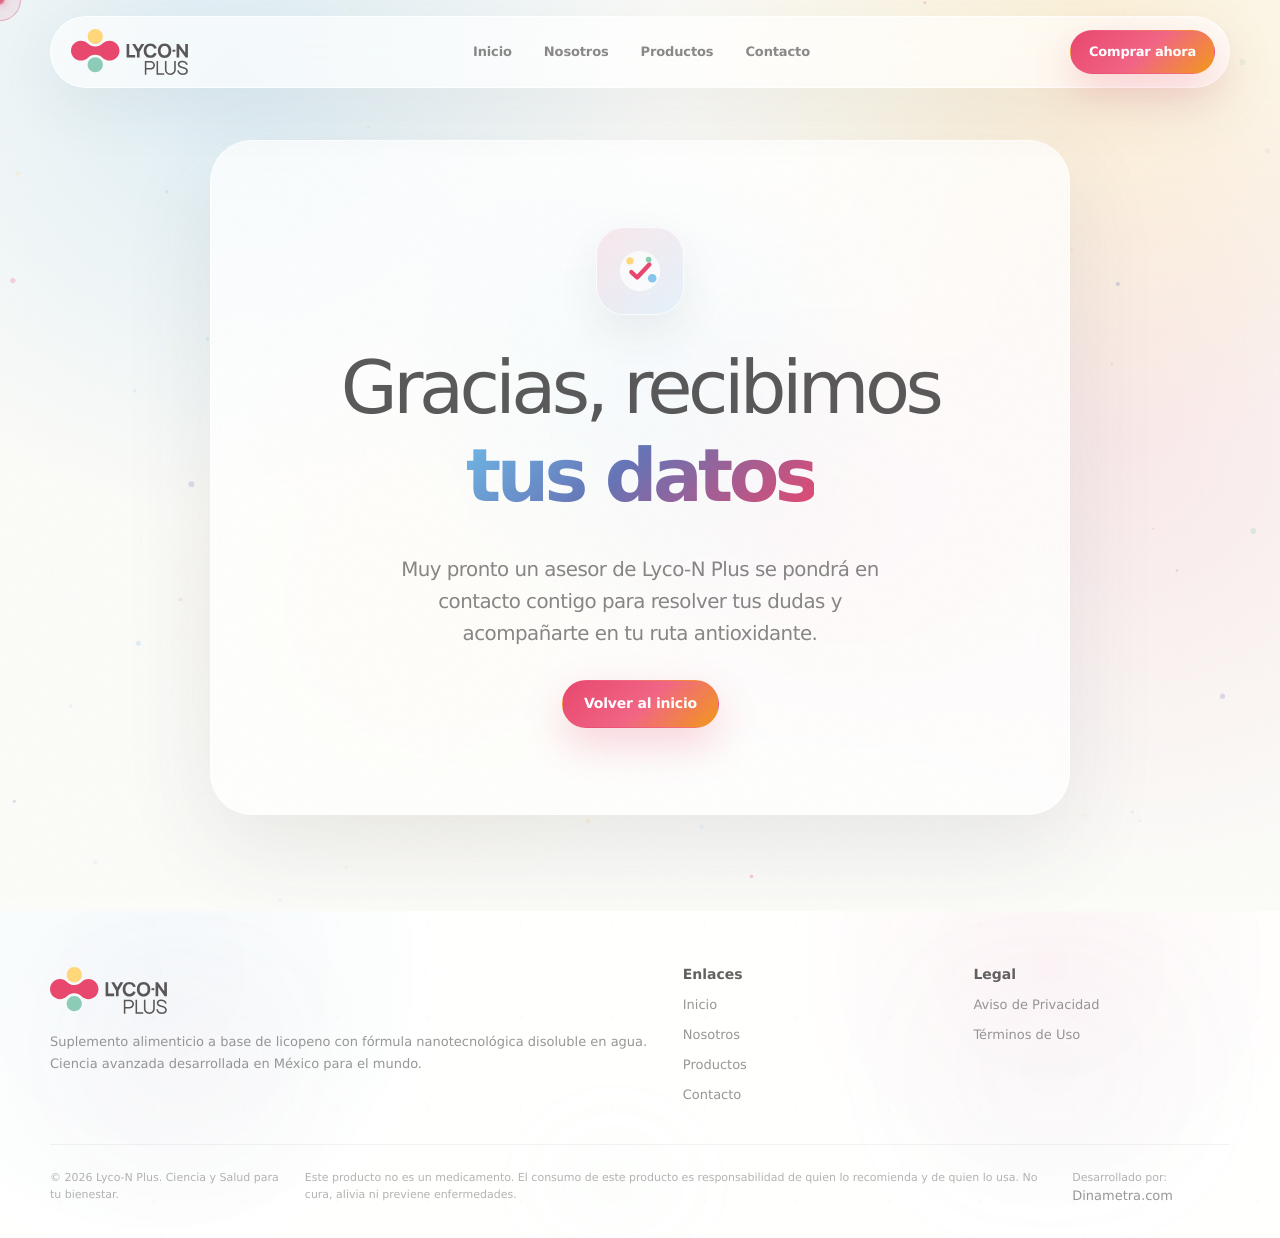
<file: thankyou.html>
<!DOCTYPE html>
<html lang="es">
<head>
  <meta charset="UTF-8" />
  <meta name="viewport" content="width=device-width, initial-scale=1.0" />
  <title>Lyco-N Plus | Protección celular con 80% de absorción</title>
  <meta name="description" content="Lyco-N Plus: fórmula nanohíbrida con 80% de absorción. Ciencia mexicana patentada por la UDG." />
  <link rel="icon" type="image/svg+xml" href="[data-uri]" />
  <style>
    :root {
      --gray: #595757;
      --gray-900: #313030;
      --gray-700: #666464;
      --gray-500: #918f8f;
      --gray-300: #dedddd;
      --gray-100: #f7f7f5;
      --white: #ffffff;
      --orange: #F2991A;
      --blue: #6EBAE8;
      --pink: #E8476E;
      --green: #8CCEB5;
      --yellow: #FFD67A;
      --purple: #6673B5;
      --mint: #effaf6;
      --rose: #fff2f5;
      --sky: #f1fbff;
      --cream: #fff9eb;
      --ink-soft: rgba(49, 48, 48, .78);
      --muted: rgba(89, 87, 87, .68);
      --shadow-soft: 0 28px 90px rgba(54, 64, 80, .10);
      --shadow-card: 0 16px 50px rgba(54, 64, 80, .075);
      --radius-xl: 34px;
      --radius-lg: 24px;
      --radius-md: 18px;
      --max: 1180px;
      --ease: cubic-bezier(.2,.8,.2,1);
      --spring: cubic-bezier(.16,1,.3,1);
    }

    * { box-sizing: border-box; }
    html { scroll-behavior: smooth; }
    body {
      margin: 0;
      font-family: Inter, ui-sans-serif, system-ui, -apple-system, BlinkMacSystemFont, "Segoe UI", sans-serif;
      color: var(--gray);
      background:
        radial-gradient(circle at 18% 6%, rgba(110, 186, 232, .20), transparent 28%),
        radial-gradient(circle at 85% 4%, rgba(255, 214, 122, .26), transparent 26%),
        radial-gradient(circle at 88% 36%, rgba(232, 71, 110, .10), transparent 31%),
        #fbfbf8;
      overflow-x: hidden;
      -webkit-font-smoothing: antialiased;
      text-rendering: geometricPrecision;
      cursor: none;
    }

    /* Estilos scrollbar */
    ::-webkit-scrollbar { width: 4px; }
    ::-webkit-scrollbar-thumb { background: var(--pink); border-radius: 8px; }
    ::-webkit-scrollbar-track { background: rgba(247, 247, 245, .68); }
    .dm-base-context { display: none; }
    body { overflow-x: hidden; }

    a { color: inherit; text-decoration: none; }
    img, svg { display: block; max-width: 100%; }
    button, input { font: inherit; }

    .page-shell { position: relative; overflow: hidden; }
    .noise {
      position: fixed;
      inset: 0;
      pointer-events: none;
      z-index: 70;
      opacity: .022;
      background-image: url("data:image/svg+xml,%3Csvg viewBox='0 0 256 256' xmlns='http://www.w3.org/2000/svg'%3E%3Cfilter id='noise'%3E%3CfeTurbulence type='fractalNoise' baseFrequency='.9' numOctaves='4' stitchTiles='stitch'/%3E%3C/filter%3E%3Crect width='256' height='256' filter='url(%23noise)' opacity='.65'/%3E%3C/svg%3E");
    }

    .progress-bar {
      position: fixed;
      z-index: 100;
      top: 0;
      left: 0;
      width: 0%;
      height: 3px;
      background: linear-gradient(90deg, var(--pink), var(--orange), var(--yellow), var(--blue));
      box-shadow: 0 0 22px rgba(232, 71, 110, .42);
      pointer-events: none;
    }

    .cursor-dot,
    .cursor-follower {
      position: fixed;
      top: 0;
      left: 0;
      border-radius: 999px;
      pointer-events: none;
      z-index: 120;
      transform: translate(-50%, -50%);
      mix-blend-mode: multiply;
    }
    .cursor-dot {
      width: 9px;
      height: 9px;
      background: var(--pink);
      box-shadow: 0 0 18px rgba(232, 71, 110, .30);
    }
    .cursor-follower {
      width: 42px;
      height: 42px;
      border: 1px solid rgba(232, 71, 110, .38);
      background: rgba(232, 71, 110, .08);
      transition: width .28s var(--spring), height .28s var(--spring), background .28s var(--spring), border .28s var(--spring);
      backdrop-filter: blur(4px);
    }
    body.cursor-active .cursor-follower {
      width: 72px;
      height: 72px;
      background: rgba(110, 186, 232, .11);
      border-color: rgba(110, 186, 232, .52);
    }

    .container {
      width: min(var(--max), calc(100% - 44px));
      margin: 0 auto;
      position: relative;
      z-index: 2;
    }

    .nav {
      position: fixed;
      z-index: 90;
      top: 16px;
      left: 50%;
      transform: translateX(-50%);
      width: min(var(--max), calc(100% - 32px));
      min-height: 70px;
      display: flex;
      align-items: center;
      justify-content: space-between;
      gap: 18px;
      padding: 12px 14px 12px 20px;
      background: rgba(255, 255, 255, .62);
      border: 1px solid rgba(255, 255, 255, .80);
      border-radius: 999px;
      box-shadow: 0 18px 64px rgba(54, 64, 80, .075);
      backdrop-filter: blur(20px);
      -webkit-backdrop-filter: blur(20px);
      transition: background .35s var(--ease), border .35s var(--ease), box-shadow .35s var(--ease), min-height .35s var(--ease), top .35s var(--ease);
    }
    .nav.is-scrolled {
      top: 10px;
      min-height: 62px;
      background: rgba(255, 255, 255, .82);
      border-color: rgba(232, 71, 110, .12);
      box-shadow: 0 18px 70px rgba(54, 64, 80, .11);
    }

    .brand { display: inline-flex; align-items: center; gap: 10px; min-width: 142px; }
    .brand img { width: 118px; height: auto; }

    .nav-links {
      list-style: none;
      display: flex;
      align-items: center;
      justify-content: center;
      gap: 4px;
      margin: 0;
      padding: 0;
      color: rgba(89, 87, 87, .70);
      font-size: 13px;
      font-weight: 560;
      letter-spacing: -.01em;
    }
    .nav-links a {
      display: inline-flex;
      padding: 11px 14px;
      border-radius: 999px;
      transition: .25s var(--ease);
    }
    .nav-links a:hover { background: rgba(110, 186, 232, .14); color: var(--gray-900); }

    .btn {
      display: inline-flex;
      align-items: center;
      justify-content: center;
      gap: 9px;
      min-height: 48px;
      padding: 0 21px;
      border-radius: 999px;
      border: 1px solid transparent;
      font-size: 14px;
      font-weight: 720;
      letter-spacing: -.015em;
      cursor: none;
      transition: transform .25s var(--ease), box-shadow .25s var(--ease), background .25s var(--ease), border-color .25s var(--ease), filter .25s var(--ease);
      will-change: transform;
    }
    .btn:hover { transform: translateY(-4px) scale(1.015); }
    .btn-float { animation: buttonFloat 4.8s var(--ease) infinite; }
    .btn-float:nth-child(2) { animation-delay: .55s; }
    @keyframes buttonFloat {
      0%,100% { transform: translateY(0); }
      50% { transform: translateY(-5px); }
    }
    .btn-primary {
      color: white;
      background: linear-gradient(135deg, var(--pink), #f16585 52%, var(--orange));
      box-shadow: 0 16px 42px rgba(232, 71, 110, .24);
    }
    .btn-primary:hover { box-shadow: 0 22px 58px rgba(232, 71, 110, .32); filter: saturate(1.05); }
    .btn-soft {
      color: rgba(49,48,48,.84);
      background: rgba(255,255,255,.74);
      border-color: rgba(89, 87, 87, .12);
      box-shadow: 0 16px 44px rgba(54, 64, 80, .08);
      backdrop-filter: blur(16px);
    }
    .btn-soft:hover { background: white; border-color: rgba(110, 186, 232, .30); }
    .btn-small { min-height: 44px; padding-inline: 18px; font-size: 13px; }

    .particle-canvas {
      position: absolute;
      inset: 0;
      width: 100%;
      height: 100%;
      z-index: 0;
      pointer-events: none;
      opacity: .72;
    }

    .hero {
      min-height: 100svh;
      padding: 124px 0 54px;
      display: grid;
      align-items: center;
      position: relative;
      isolation: isolate;
      overflow: visible;
    }
    .hero::before {
      content: "";
      position: absolute;
      inset: 0;
      z-index: -2;
      background:
        radial-gradient(circle at 66% 43%, rgba(110, 186, 232, .18), transparent 30%),
        radial-gradient(circle at 50% 70%, rgba(232, 71, 110, .09), transparent 32%),
        linear-gradient(180deg, rgba(255,255,255,.52), rgba(255,255,255,0));
    }
    .hero-layout {
      min-height: min(760px, calc(100svh - 142px));
      display: grid;
      grid-template-columns: minmax(0, 0.9fr) minmax(420px, 1.12fr);
      align-items: center;
      gap: clamp(26px, 4vw, 62px);
      position: relative;
      overflow: visible;
    }
    .hero-copy { position: relative; z-index: 6; max-width: 610px; overflow: visible; }
    .hero-kicker {
      display: inline-flex;
      align-items: center;
      gap: 9px;
      margin-bottom: 20px;
      padding: 8px 12px;
      border-radius: 999px;
      background: rgba(255,255,255,.66);
      border: 1px solid rgba(89, 87, 87, .08);
      box-shadow: 0 14px 40px rgba(54, 64, 80, .055);
      font-size: 12px;
      font-weight: 720;
      color: rgba(89, 87, 87, .70);
      letter-spacing: .02em;
      backdrop-filter: blur(12px);
    }
    .hero-kicker .dot { width: 8px; height: 8px; border-radius: 50%; background: var(--green); box-shadow: 12px 0 0 var(--blue), 24px 0 0 var(--yellow), 36px 0 0 var(--pink); margin-right: 36px; }

    h1, h2, h3, p { margin-top: 0; }
    h1 {
      max-width: 680px;
      margin: 0 0 24px;
      font-size: clamp(50px, 6.1vw, 104px);
      line-height: .96;
      letter-spacing: -.072em;
      font-weight: 390;
      color: rgba(49,48,48,.80);
      text-wrap: balance;
      overflow: visible;
      padding-bottom: .08em;
    }
    h1 strong,
    h2 strong {
      font-weight: 770;
      color: transparent;
      background: linear-gradient(135deg, var(--blue), var(--purple) 45%, var(--pink));
      -webkit-background-clip: text;
      background-clip: text;
    }
    .line-wrap {
      display: block;
      overflow: hidden;
      padding: 0 .04em .08em;
      margin: 0 -.04em -.08em;
    }
    .line {
      display: block;
      transform: translateY(108%);
      transition: transform 1.1s var(--spring);
      will-change: transform;
    }
    .is-visible .line { transform: translateY(0); }
    .line-wrap:nth-child(2) .line { transition-delay: .08s; }
    .line-wrap:nth-child(3) .line { transition-delay: .16s; }
    .line-wrap:nth-child(4) .line { transition-delay: .24s; }

    .hero-lead {
      max-width: 520px;
      margin-bottom: 30px;
      color: rgba(89, 87, 87, .72);
      font-size: clamp(17px, 1.55vw, 21px);
      line-height: 1.62;
      font-weight: 390;
      letter-spacing: -.026em;
    }
    .hero-actions { display: flex; flex-wrap: wrap; gap: 12px; }

    .hero-visual {
      position: relative;
      z-index: 4;
      min-height: 650px;
      display: grid;
      place-items: center;
      perspective: 1200px;
      overflow: visible;
      transform-style: preserve-3d;
      transition: transform .18s linear;
    }
    .hero-visual::before {
      content: "";
      position: absolute;
      width: min(720px, 92vw);
      aspect-ratio: 1.06;
      border-radius: 42%;
      background:
        radial-gradient(circle at 62% 38%, rgba(110,186,232,.25), transparent 34%),
        radial-gradient(circle at 42% 70%, rgba(232,71,110,.13), transparent 31%),
        radial-gradient(circle at 58% 62%, rgba(255,214,122,.14), transparent 29%);
      filter: blur(18px);
      opacity: .9;
      animation: auraDrift 9s var(--ease) infinite;
    }
    @keyframes auraDrift {
      0%,100% { transform: translate3d(0,0,0) scale(.95); }
      50% { transform: translate3d(10px,-12px,0) scale(1.03); }
    }

    .capsule-scene {
      position: relative;
      width: min(720px, 94vw);
      aspect-ratio: 1.1;
      transform-style: preserve-3d;
      filter: drop-shadow(0 58px 55px rgba(54,64,80,.20));
      animation: renderFloat 7s var(--ease) infinite;
    }
    @keyframes renderFloat {
      0%,100% { transform: translateY(0) rotateX(0deg) rotateZ(-1deg); }
      50% { transform: translateY(-14px) rotateX(3deg) rotateZ(1deg); }
    }
    .capsule-svg { width: 100%; height: 100%; overflow: visible; }
    .cap-top { transform-origin: 520px 250px; animation: capOpen 4.4s var(--spring) .25s both, capBreath 6s var(--ease) 4.6s infinite; }
    .cap-bottom { transform-origin: 320px 410px; animation: capBaseIn 1.2s var(--spring) .15s both; }
    @keyframes capOpen {
      0% { transform: translate(0px, 88px) rotate(-26deg); opacity: 0; }
      55% { opacity: 1; }
      100% { transform: translate(34px, -52px) rotate(-18deg); opacity: 1; }
    }
    @keyframes capBreath {
      0%,100% { transform: translate(34px, -52px) rotate(-18deg); }
      50% { transform: translate(44px, -64px) rotate(-20deg); }
    }
    @keyframes capBaseIn {
      0% { transform: translate(-30px, 28px) rotate(10deg); opacity: 0; }
      100% { transform: translate(0, 0) rotate(0deg); opacity: 1; }
    }
    .nano-particle { transform-origin: center; opacity: 0; animation: moleculeRise 4.4s var(--spring) forwards; }
    .nano-particle:nth-child(odd) { animation-duration: 5.2s; }
    .nano-particle:nth-child(3n) { animation-delay: .38s; }
    .nano-particle:nth-child(4n) { animation-delay: .74s; }
    @keyframes moleculeRise {
      0% { transform: translate(0, 34px) scale(.46); opacity: 0; }
      35% { opacity: .72; }
      100% { transform: translate(var(--mx, 0), var(--my, -80px)) scale(1); opacity: .95; }
    }
    .spark { animation: sparkle 3.4s ease-in-out infinite; transform-origin: center; }
    .spark:nth-child(2n) { animation-delay: .65s; }
    @keyframes sparkle { 0%,100% { opacity:.1; transform: scale(.65); } 50% { opacity:.92; transform: scale(1.12); } }

    .hero-stat {
      position: absolute;
      z-index: 8;
      display: grid;
      gap: 3px;
      min-width: 152px;
      padding: 15px 16px;
      border-radius: 22px;
      background: rgba(255,255,255,.72);
      border: 1px solid rgba(255,255,255,.86);
      box-shadow: var(--shadow-card);
      backdrop-filter: blur(18px);
      color: var(--gray-700);
      animation: statFloat 5.8s var(--ease) infinite;
    }
    .hero-stat b { font-size: 25px; line-height: 1; letter-spacing: -.045em; color: var(--gray-900); font-weight: 760; }
    .hero-stat span { font-size: 12px; line-height: 1.26; color: rgba(89,87,87,.66); font-weight: 610; }
    .stat-a { left: 2%; top: 19%; }
    .stat-b { right: 0; top: 29%; animation-delay: .8s; }
    .stat-c { left: 13%; bottom: 17%; animation-delay: 1.4s; }
    .stat-a b { color: var(--blue); }
    .stat-b b { color: var(--pink); }
    .stat-c b { color: var(--green); }
    @keyframes statFloat { 0%,100% { transform: translateY(0); } 50% { transform: translateY(-10px); } }

    .marquee-strip {
      width: 100%;
      overflow: hidden;
      padding: 15px 0;
      border-block: 1px solid rgba(89,87,87,.07);
      background: rgba(255,255,255,.38);
      backdrop-filter: blur(12px);
    }
    .keyword-track {
      display: flex;
      gap: 10px;
      width: max-content;
      animation: marqueeLeft 32s linear infinite;
    }
    .keyword-track span {
      display: inline-flex;
      align-items: center;
      gap: 10px;
      padding: 9px 14px;
      border-radius: 999px;
      color: rgba(89,87,87,.64);
      background: rgba(255,255,255,.62);
      border: 1px solid rgba(89,87,87,.08);
      font-size: 12px;
      letter-spacing: .06em;
      text-transform: uppercase;
      font-weight: 720;
    }
    .keyword-track span::before { content:""; width: 7px; height:7px; border-radius:50%; background: var(--pink); box-shadow: 10px 0 0 var(--blue); margin-right: 10px; }
    @keyframes marqueeLeft { from { transform: translateX(0); } to { transform: translateX(-50%); } }
    @keyframes marqueeRight { from { transform: translateX(-50%); } to { transform: translateX(0); } }

    .section { padding: 96px 0; position: relative; overflow: hidden; }
    .section-tight { padding: 72px 0; }
    .section-head {
      display: grid;
      gap: 14px;
      justify-items: center;
      text-align: center;
      margin-bottom: 52px;
    }
    .eyebrow {
      display: inline-flex;
      align-items: center;
      gap: 8px;
      padding: 8px 12px;
      border-radius: 999px;
      background: rgba(255,255,255,.68);
      border: 1px solid rgba(89,87,87,.08);
      color: rgba(89,87,87,.62);
      font-size: 11px;
      font-weight: 780;
      letter-spacing: .12em;
      text-transform: uppercase;
      backdrop-filter: blur(14px);
    }
    .eyebrow::before { content: ""; width: 8px; height: 8px; border-radius: 50%; background: var(--pink); box-shadow: 11px 0 0 var(--yellow), 22px 0 0 var(--green); margin-right: 20px; }
    h2 {
      max-width: 850px;
      margin-bottom: 0;
      color: rgba(49,48,48,.78);
      font-size: clamp(38px, 5vw, 72px);
      line-height: 1.04;
      letter-spacing: -.058em;
      font-weight: 400;
      text-wrap: balance;
      padding-bottom: .05em;
    }
    .section-copy {
      max-width: 680px;
      margin: 0;
      color: rgba(89,87,87,.68);
      font-size: 18px;
      line-height: 1.72;
      letter-spacing: -.025em;
      font-weight: 390;
      text-wrap: pretty;
    }

    .reveal,
    .fade-up {
      opacity: 0;
      transform: translateY(28px);
      transition: opacity .95s var(--spring), transform .95s var(--spring), filter .95s var(--spring);
      filter: blur(8px);
    }
    .is-visible.reveal,
    .is-visible .fade-up,
    .fade-up.is-visible {
      opacity: 1;
      transform: translateY(0);
      filter: blur(0);
    }
    .delay-1 { transition-delay: .08s; }
    .delay-2 { transition-delay: .16s; }
    .delay-3 { transition-delay: .24s; }
    .delay-4 { transition-delay: .32s; }

    .absorption { position: relative; }
    .metric-panel {
      display: grid;
      grid-template-columns: 1.15fr .85fr;
      gap: 22px;
      align-items: stretch;
    }
    .metric-hero {
      position: relative;
      min-height: 376px;
      padding: clamp(28px, 5vw, 58px);
      border-radius: var(--radius-xl);
      background: rgba(255,255,255,.70);
      border: 1px solid rgba(255,255,255,.84);
      box-shadow: var(--shadow-soft);
      overflow: hidden;
      backdrop-filter: blur(20px);
    }
    .metric-hero::after {
      content: "";
      position: absolute;
      width: 460px;
      height: 460px;
      right: -120px;
      bottom: -170px;
      border-radius: 50%;
      border: 1px solid rgba(110,186,232,.32);
      box-shadow: inset 0 0 0 28px rgba(110,186,232,.06), inset 0 0 0 70px rgba(232,71,110,.05);
    }
    .big-percent {
      position: relative;
      z-index: 2;
      display: flex;
      align-items: flex-end;
      gap: 22px;
      flex-wrap: wrap;
      margin-top: 28px;
    }
    .big-percent .number {
      font-size: clamp(104px, 16vw, 220px);
      line-height: .78;
      letter-spacing: -.09em;
      font-weight: 790;
      color: transparent;
      background: linear-gradient(135deg, var(--blue), var(--pink));
      -webkit-background-clip: text;
      background-clip: text;
    }
    .big-percent .caption { max-width: 250px; padding-bottom: 16px; color: rgba(89,87,87,.64); font-size: 18px; line-height: 1.35; font-weight: 430; }
    .vs-stack { display: grid; gap: 18px; }
    .vs-card {
      display: grid;
      align-content: center;
      min-height: 179px;
      padding: 28px;
      border-radius: var(--radius-lg);
      background: rgba(255,255,255,.58);
      border: 1px solid rgba(255,255,255,.82);
      box-shadow: var(--shadow-card);
      backdrop-filter: blur(18px);
    }
    .vs-number { font-size: 70px; line-height: .92; letter-spacing: -.08em; font-weight: 760; color: rgba(49,48,48,.26); }
    .vs-card:first-child .vs-number { color: var(--blue); }
    .vs-text { margin-top: 8px; color: rgba(89,87,87,.66); font-size: 18px; font-weight: 640; letter-spacing: -.03em; }

    .bento-grid { display: grid; grid-template-columns: repeat(3, 1fr); gap: 18px; }
    .benefit-card {
      --accent: var(--pink);
      --accent-soft: rgba(232,71,110,.10);
      position: relative;
      overflow: hidden;
      min-height: 340px;
      padding: 30px;
      border-radius: var(--radius-xl);
      background: rgba(255,255,255,.70);
      border: 1px solid rgba(255,255,255,.84);
      box-shadow: var(--shadow-card);
      backdrop-filter: blur(20px);
      transition: transform .28s var(--ease), box-shadow .28s var(--ease), border-color .28s var(--ease);
    }
    .benefit-card::before {
      content: "";
      position: absolute;
      inset: 26px auto 26px 0;
      width: 0;
      border-radius: 999px;
      background: var(--accent);
      transition: width .28s var(--ease);
    }
    .benefit-card:hover { transform: translateY(-8px); box-shadow: 0 30px 78px rgba(54,64,80,.12); border-color: rgba(232,71,110,.14); }
    .benefit-card:hover::before { width: 5px; }
    .benefit-card::after {
      content: "";
      position: absolute;
      right: -46px;
      top: -50px;
      width: 150px;
      height: 150px;
      border-radius: 50%;
      background: var(--accent-soft);
    }
    .icon-mark {
      width: 46px;
      height: 46px;
      display: grid;
      place-items: center;
      margin-bottom: 34px;
      border-radius: 16px;
      background: var(--accent-soft);
      color: var(--accent);
      transition: transform .28s var(--ease);
    }
    .benefit-card:hover .icon-mark { transform: translateX(4px) scale(1.08) rotate(-3deg); }
    .icon-mark svg { width: 22px; height: 22px; stroke-width: 2; }
    .benefit-card h3 {
      margin-bottom: 14px;
      color: rgba(49,48,48,.78);
      font-size: 27px;
      line-height: 1.04;
      letter-spacing: -.045em;
      font-weight: 650;
      text-wrap: balance;
    }
    .benefit-card p { margin-bottom: 28px; color: rgba(89,87,87,.66); line-height: 1.65; font-size: 15px; font-weight: 395; }
    .tag {
      position: absolute;
      left: 30px;
      bottom: 28px;
      color: var(--accent);
      font-size: 11px;
      font-weight: 850;
      letter-spacing: .10em;
      text-transform: uppercase;
    }

    .science-wrap { display: grid; grid-template-columns: .92fr 1.08fr; gap: 22px; align-items: stretch; }
    .science-copy {
      min-height: 514px;
      padding: clamp(30px, 5vw, 56px);
      border-radius: var(--radius-xl);
      background: linear-gradient(145deg, rgba(89,87,87,.91), rgba(49,48,48,.93));
      color: white;
      box-shadow: var(--shadow-soft);
      position: relative;
      overflow: hidden;
    }
    .science-copy::before {
      content: "";
      position: absolute;
      inset: -220px -220px auto auto;
      width: 500px;
      height: 500px;
      border-radius: 50%;
      background: radial-gradient(circle, rgba(110,186,232,.22), transparent 60%);
    }
    .science-copy h2 { color: rgba(255,255,255,.88); font-size: clamp(38px, 5vw, 68px); max-width: 560px; }
    .science-copy h2 strong { color: var(--yellow); background: none; -webkit-text-fill-color: var(--yellow); }
    .science-copy p { max-width: 520px; margin: 22px 0 30px; color: rgba(255,255,255,.72); font-size: 18px; line-height: 1.7; font-weight: 365; }
    .science-list { display: grid; gap: 14px; margin: 0; padding: 0; list-style: none; }
    .science-list li { display: flex; gap: 12px; align-items: flex-start; color: rgba(255,255,255,.72); line-height: 1.42; font-size: 15px; font-weight: 410; }
    .science-list li::before { content: ""; flex: 0 0 10px; width: 10px; height: 10px; border-radius: 50%; background: var(--green); margin-top: 5px; box-shadow: 14px 0 0 var(--blue); }
    .video-card {
      position: relative;
      min-height: 514px;
      border-radius: var(--radius-xl);
      background:
        linear-gradient(180deg, rgba(255,255,255,.44), rgba(255,255,255,.14)),
        radial-gradient(circle at 58% 42%, rgba(110,186,232,.22), transparent 38%),
        radial-gradient(circle at 35% 72%, rgba(232,71,110,.12), transparent 32%),
        url('[data-uri]') center/cover;
      box-shadow: var(--shadow-soft);
      overflow: hidden;
      transform: translateZ(0);
    }
    .video-card::after { content: ""; position: absolute; inset: 0; background: linear-gradient(120deg, rgba(255,255,255,.18), rgba(255,255,255,0) 45%, rgba(49,48,48,.20)); }
    .play-btn {
      position: absolute;
      inset: 50% auto auto 50%;
      transform: translate(-50%, -50%);
      width: 86px;
      height: 86px;
      border-radius: 50%;
      display: grid;
      place-items: center;
      background: rgba(255,255,255,.68);
      border: 1px solid rgba(255,255,255,.82);
      color: var(--pink);
      box-shadow: 0 20px 62px rgba(54,64,80,.14);
      backdrop-filter: blur(18px);
      z-index: 3;
      animation: pulsePlay 2.8s var(--ease) infinite;
    }
    @keyframes pulsePlay { 0%,100% { transform: translate(-50%, -50%) scale(1); } 50% { transform: translate(-50%, -50%) scale(1.06); } }
    .video-caption { position: absolute; left: 28px; bottom: 28px; z-index: 3; padding: 14px 16px; border-radius: 18px; background: rgba(255,255,255,.70); backdrop-filter: blur(16px); color: rgba(49,48,48,.75); font-weight: 700; font-size: 13px; }

    .testimonials { padding-bottom: 62px; }
    .testimonial-marquee {
      display: grid;
      gap: 18px;
      width: 100vw;
      margin-left: calc(50% - 50vw);
      overflow: hidden;
      mask-image: linear-gradient(90deg, transparent, #000 10%, #000 90%, transparent);
      -webkit-mask-image: linear-gradient(90deg, transparent, #000 10%, #000 90%, transparent);
    }
    .testimonial-track { display: flex; gap: 18px; width: max-content; }
    .testimonial-track.left { animation: testimonialLeft 44s linear infinite; }
    .testimonial-track.right { animation: testimonialRight 48s linear infinite; }
    @keyframes testimonialLeft { from { transform: translateX(0); } to { transform: translateX(-50%); } }
    @keyframes testimonialRight { from { transform: translateX(-50%); } to { transform: translateX(0); } }
    .testimonial-card {
      flex: 0 0 390px;
      min-height: 170px;
      padding: 20px;
      border-radius: 28px;
      background: rgba(255,255,255,.70);
      border: 1px solid rgba(255,255,255,.84);
      box-shadow: var(--shadow-card);
      backdrop-filter: blur(18px);
      display: grid;
      grid-template-columns: 54px 1fr;
      gap: 16px;
      align-items: start;
    }
    .testimonial-card img { width: 54px; height: 54px; object-fit: cover; border-radius: 50%; border: 2px solid rgba(255,255,255,.92); box-shadow: 0 10px 20px rgba(54,64,80,.12); }
    .testimonial-card p { margin: 0 0 14px; color: rgba(89,87,87,.76); line-height: 1.56; font-size: 14px; letter-spacing: -.01em; }
    .testimonial-card strong { color: rgba(49,48,48,.78); font-size: 14px; letter-spacing: -.01em; }
    .testimonial-card span { display: block; margin-top: 3px; color: rgba(89,87,87,.50); font-size: 12px; font-weight: 600; }

    .pricing { padding-top: 44px; padding-bottom: 74px; }
    .plans-wrap {
      display: grid;
      grid-template-columns: repeat(2, minmax(0, 420px));
      justify-content: center;
      gap: 22px;
      margin-top: 34px;
    }
    .plan-card {
      position: relative;
      min-height: 340px;
      padding: 34px;
      border-radius: var(--radius-xl);
      background: rgba(255,255,255,.72);
      border: 1px solid rgba(89,87,87,.08);
      box-shadow: var(--shadow-soft);
      overflow: hidden;
      backdrop-filter: blur(20px);
      transition: transform .28s var(--ease), box-shadow .28s var(--ease), border-color .28s var(--ease);
    }
    .plan-card:hover { transform: translateY(-8px); box-shadow: 0 34px 86px rgba(54,64,80,.13); border-color: rgba(232,71,110,.20); }
    .plan-card.featured { border-color: rgba(232,71,110,.36); }
    .plan-card::after { content:""; position:absolute; width: 190px; height:190px; border-radius:50%; right:-74px; top:-74px; background: radial-gradient(circle, rgba(232,71,110,.13), transparent 68%); }
    .plan-label { color: rgba(89,87,87,.50); font-size: 11px; letter-spacing: .12em; font-weight: 820; text-transform: uppercase; }
    .plan-card h3 { margin: 13px 0 8px; color: rgba(49,48,48,.80); font-size: 29px; line-height: 1.04; letter-spacing: -.045em; font-weight: 640; }
    .plan-card p { color: rgba(89,87,87,.58); font-size: 14px; line-height: 1.55; }
    .price { display: flex; align-items: baseline; gap: 8px; margin: 28px 0 24px; color: rgba(49,48,48,.82); font-size: clamp(54px, 6vw, 78px); line-height: .82; letter-spacing: -.075em; font-weight: 760; }
    .price span { font-size: 13px; letter-spacing: .02em; color: rgba(89,87,87,.54); font-weight: 720; }
    .badge { position:absolute; top: 22px; right: 22px; padding: 8px 10px; border-radius: 999px; background: rgba(232,71,110,.10); color: var(--pink); font-size: 11px; font-weight: 830; letter-spacing: .08em; }
    .payment-logos { display: flex; flex-wrap: wrap; align-items: center; justify-content: center; gap: 10px; margin-top: 28px; }
    .pay-logo {
      width: 72px;
      height: 40px;
      border-radius: 999px;
      display: grid;
      place-items: center;
      background: rgba(255,255,255,.70);
      border: 1px solid rgba(89,87,87,.08);
      box-shadow: 0 12px 30px rgba(54,64,80,.05);
    }
    .pay-logo svg { width: 48px; height: 25px; }

    .faq { padding-top: 66px; }
    .faq-shell { max-width: 760px; margin: 0 auto; }
    .faq-item { border-radius: 24px; background: rgba(255,255,255,.72); border: 1px solid rgba(89,87,87,.08); box-shadow: var(--shadow-card); overflow: hidden; backdrop-filter: blur(18px); }
    .faq-btn { width: 100%; min-height: 74px; padding: 0 24px; display: flex; justify-content: space-between; align-items: center; background: none; border: 0; color: rgba(49,48,48,.80); font-weight: 760; cursor: none; text-align: left; }
    .faq-panel { max-height: 0; overflow: hidden; transition: max-height .42s var(--ease); }
    .faq-panel p { padding: 0 24px 24px; margin: 0; color: rgba(89,87,87,.67); line-height: 1.7; }
    .faq-item.active .faq-panel { max-height: 240px; }
    .faq-icon { transition: transform .32s var(--ease); color: var(--pink); }
    .faq-item.active .faq-icon { transform: rotate(45deg); }

    .cta-form {
      padding: 86px 0 100px;
      position: relative;
      overflow: hidden;
      background: linear-gradient(180deg, rgba(255,255,255,0), rgba(102,115,181,.13));
    }
    .cta-grid { display: grid; grid-template-columns: .92fr 1.08fr; gap: 42px; align-items: center; }
    .cta-copy h2 { max-width: 620px; }
    .form-card {
      position: relative;
      z-index: 2;
      padding: clamp(24px, 4vw, 38px);
      border-radius: 34px;
      background: rgba(255,255,255,.76);
      border: 1px solid rgba(255,255,255,.86);
      box-shadow: 0 36px 100px rgba(54,64,80,.13);
      backdrop-filter: blur(22px);
      overflow: hidden;
    }
    .form-card::before { content:""; position:absolute; inset:-1px; border-radius:inherit; pointer-events:none; background: linear-gradient(135deg, rgba(232,71,110,.20), transparent 38%, rgba(110,186,232,.18)); mask: linear-gradient(#000 0 0) content-box, linear-gradient(#000 0 0); -webkit-mask: linear-gradient(#000 0 0) content-box, linear-gradient(#000 0 0); padding:1px; -webkit-mask-composite: xor; mask-composite: exclude; }
    .form-card form { display: grid; gap: 14px; position: relative; z-index: 2; }
    .field { display: grid; gap: 7px; }
    .field label { color: rgba(89,87,87,.62); font-size: 12px; font-weight: 760; letter-spacing: .02em; }
    .field input {
      width: 100%;
      min-height: 56px;
      border: 1px solid rgba(89,87,87,.10);
      border-radius: 18px;
      background: rgba(247,247,245,.78);
      padding: 0 16px;
      outline: 0;
      color: rgba(49,48,48,.82);
      transition: border-color .25s var(--ease), background .25s var(--ease), box-shadow .25s var(--ease);
    }
    .field input::placeholder { color: rgba(89,87,87,.40); }
    .field input:focus { border-color: rgba(232,71,110,.34); background: white; box-shadow: 0 0 0 5px rgba(232,71,110,.08); }

    .footer { padding: 56px 0 30px; background: rgba(255,255,255,.72); }
    .footer-grid { display: grid; grid-template-columns: 1.4fr .6fr .6fr; gap: 34px; padding-bottom: 36px; border-bottom: 1px solid rgba(89,87,87,.08); }
    .footer-logo { width: 118px; margin-bottom: 18px; }
    .footer p, .footer a { color: rgba(89,87,87,.62); font-size: 13px; line-height: 1.7; }
    .footer h4 { margin: 0 0 12px; color: rgba(49,48,48,.76); font-size: 14px; }
    .footer-links { display: grid; gap: 8px; }
    .footer-bottom { display: flex; justify-content: space-between; gap: 16px; padding-top: 24px; color: rgba(89,87,87,.45); font-size: 11px; line-height: 1.55; }

    @media (max-width: 1020px) {
      body { cursor: auto; }
      .cursor-dot, .cursor-follower { display: none; }
      .hero-layout { grid-template-columns: 1fr; min-height: auto; gap: 18px; }
      .hero-copy { max-width: 760px; padding-top: 26px; }
      .hero-visual { min-height: 560px; order: 2; }
      h1 { font-size: clamp(50px, 11vw, 84px); }
      .science-wrap, .metric-panel, .cta-grid { grid-template-columns: 1fr; }
      .bento-grid { grid-template-columns: 1fr; }
      .plans-wrap { grid-template-columns: minmax(0, 520px); }
      .nav-links { display: none; }
      .section { padding: 82px 0; }
      .pricing { padding-top: 32px; }
    }

    @media (max-width: 680px) {
      .container { width: min(100% - 28px, var(--max)); }
      .nav { top: 10px; width: calc(100% - 20px); min-height: 62px; padding: 10px 10px 10px 16px; }
      .brand { min-width: 116px; }
      .brand img { width: 104px; }
      .nav .btn { min-height: 42px; padding: 0 14px; font-size: 12px; }
      .hero { padding: 96px 0 36px; min-height: auto; }
      .hero-copy { padding-top: 14px; }
      .hero-kicker { font-size: 11px; max-width: 100%; white-space: normal; }
      h1 { font-size: clamp(43px, 13vw, 61px); line-height: 1; letter-spacing: -.06em; margin-bottom: 18px; }
      h2 { font-size: clamp(34px, 10vw, 50px); letter-spacing: -.05em; }
      .hero-lead, .section-copy { font-size: 16px; line-height: 1.62; }
      .hero-actions { flex-direction: column; align-items: stretch; }
      .hero-visual { min-height: 430px; margin-top: 4px; }
      .capsule-scene { width: min(520px, 105vw); margin-left: -2vw; }
      .hero-stat { min-width: 132px; padding: 12px 13px; border-radius: 18px; }
      .hero-stat b { font-size: 20px; }
      .hero-stat span { font-size: 11px; }
      .stat-a { left: 0; top: 10%; }
      .stat-b { right: -4px; top: 22%; }
      .stat-c { left: 6%; bottom: 8%; }
      .section { padding: 68px 0; }
      .section-tight { padding: 58px 0; }
      .section-head { margin-bottom: 34px; }
      .metric-hero, .benefit-card, .science-copy, .form-card, .plan-card { border-radius: 26px; }
      .big-percent .number { font-size: 112px; }
      .vs-card { min-height: 150px; }
      .science-copy, .video-card { min-height: auto; }
      .video-card { height: 430px; }
      .testimonial-card { flex-basis: 310px; grid-template-columns: 46px 1fr; padding: 16px; }
      .testimonial-card img { width: 46px; height: 46px; }
      .pricing { padding-top: 20px; padding-bottom: 58px; }
      .plans-wrap { margin-top: 24px; }
      .payment-logos { gap: 7px; }
      .pay-logo { width: 58px; height: 34px; }
      .pay-logo svg { width: 40px; }
      .footer-grid { grid-template-columns: 1fr; }
      .footer-bottom { flex-direction: column; }
    }

    @media (prefers-reduced-motion: reduce) {
      *, *::before, *::after { animation: none !important; transition: none !important; scroll-behavior: auto !important; }
      .line, .reveal, .fade-up { opacity: 1 !important; transform: none !important; filter: none !important; }
    }
  

    /* V5 ajustes: cápsula PNG fake render + footer más vivo + textos sin cortes */
    h1, h2, h3, .split-title, .hero-copy, .section-head {
      overflow: visible !important;
    }
    h1 {
      font-size: clamp(44px, 5.75vw, 96px);
      line-height: 1.035;
      letter-spacing: -.062em;
      padding-top: .04em;
      padding-bottom: .14em;
      margin-bottom: 18px;
    }
    h2 {
      line-height: 1.09;
      letter-spacing: -.052em;
      padding-top: .04em;
      padding-bottom: .14em;
    }
    .line-wrap {
      padding: .03em .07em .18em;
      margin: -.03em -.07em -.18em;
    }
    .hero-layout {
      grid-template-columns: minmax(0, .86fr) minmax(430px, 1.14fr);
      gap: clamp(24px, 3.8vw, 54px);
    }
    .hero-visual {
      min-height: 620px;
      padding: 18px 0;
    }
    .capsule-scene-png {
      width: min(820px, 94vw);
      aspect-ratio: 1.267;
      display: grid;
      place-items: center;
      filter: drop-shadow(0 46px 48px rgba(54,64,80,.18));
      animation: renderFloat 7s var(--ease) infinite;
      overflow: visible;
    }
    .capsule-render-img {
      width: 100%;
      height: 100%;
      object-fit: contain;
      object-position: center;
      user-select: none;
      pointer-events: none;
      transform: translateZ(24px) scale(1.02);
      animation: capsuleReveal 1.35s var(--spring) both, capsuleGlowPulse 6.8s var(--ease) 1.2s infinite;
    }
    @keyframes capsuleReveal {
      0% { opacity: 0; transform: translate3d(24px, 30px, 24px) scale(.92) rotate(-3deg); filter: blur(14px) saturate(.8); }
      100% { opacity: 1; transform: translate3d(0,0,24px) scale(1.02) rotate(0deg); filter: blur(0) saturate(1.06); }
    }
    @keyframes capsuleGlowPulse {
      0%,100% { filter: saturate(1.04) contrast(1.01); }
      50% { filter: saturate(1.16) contrast(1.03); }
    }
    .nano-glow {
      position: absolute;
      border-radius: 999px;
      pointer-events: none;
      mix-blend-mode: screen;
      filter: blur(18px);
      opacity: .42;
      animation: nanoGlowDrift 7.5s var(--ease) infinite;
    }
    .nano-glow-a {
      width: 42%; height: 24%; left: 35%; top: 34%;
      background: rgba(110, 186, 232, .45);
    }
    .nano-glow-b {
      width: 28%; height: 18%; right: 17%; top: 27%;
      background: rgba(232, 71, 110, .22);
      animation-delay: .8s;
    }
    @keyframes nanoGlowDrift {
      0%,100% { transform: translate3d(0,0,0) scale(.96); }
      50% { transform: translate3d(14px,-12px,0) scale(1.08); }
    }
    .hero-stat {
      backdrop-filter: blur(22px) saturate(1.1);
      background: rgba(255,255,255,.76);
    }
    .stat-a { left: 1%; top: 18%; }
    .stat-b { right: 1%; top: 31%; }
    .stat-c { left: 12%; bottom: 18%; }

    .footer {
      position: relative;
      overflow: hidden;
      background:
        radial-gradient(circle at 10% 18%, rgba(110,186,232,.16), transparent 26%),
        radial-gradient(circle at 84% 20%, rgba(232,71,110,.13), transparent 24%),
        radial-gradient(circle at 52% 86%, rgba(255,214,122,.16), transparent 28%),
        rgba(255,255,255,.78);
    }
    .footer .container { position: relative; z-index: 2; }
    .footer-particles {
      opacity: 1 !important;
      z-index: 1;
      mix-blend-mode: multiply;
    }
    .footer::before {
      content: "";
      position: absolute;
      inset: -20% -10%;
      z-index: 0;
      background-image:
        radial-gradient(circle, rgba(232,71,110,.22) 0 2px, transparent 2.4px),
        radial-gradient(circle, rgba(110,186,232,.20) 0 2px, transparent 2.4px),
        radial-gradient(circle, rgba(140,206,181,.18) 0 1.8px, transparent 2.2px);
      background-size: 78px 78px, 104px 104px, 132px 132px;
      background-position: 0 0, 30px 22px, 64px 48px;
      opacity: .48;
      animation: footerParticleDrift 18s linear infinite;
      pointer-events: none;
    }
    @keyframes footerParticleDrift {
      from { transform: translate3d(0,0,0); }
      to { transform: translate3d(-80px,-42px,0); }
    }

    @media (max-width: 1020px) {
      h1 { font-size: clamp(44px, 11vw, 68px); line-height: 1.05; letter-spacing: -.055em; }
      h2 { line-height: 1.1; }
      .hero-layout { grid-template-columns: 1fr; min-height: auto; padding-top: 36px; }
      .hero-copy { max-width: 760px; text-align: center; justify-self: center; }
      .hero-lead { margin-left: auto; margin-right: auto; }
      .hero-actions { justify-content: center; }
      .hero-visual { min-height: min(560px, 68vw); order: 2; padding: 0; }
      .capsule-scene-png { width: min(760px, 104vw); transform: translateX(-1vw); }
      .stat-a { left: 4%; top: 10%; }
      .stat-b { right: 4%; top: 18%; }
      .stat-c { left: 9%; bottom: 9%; }
    }
    @media (max-width: 640px) {
      .hero { padding-top: 104px; }
      h1 { font-size: clamp(41px, 13vw, 58px); line-height: 1.08; letter-spacing: -.048em; }
      .hero-copy { text-align: left; }
      .hero-lead { margin-left: 0; margin-right: 0; font-size: 16px; }
      .hero-actions { justify-content: flex-start; }
      .hero-visual { min-height: 440px; margin-top: 18px; }
      .capsule-scene-png { width: 125vw; transform: translateX(-11vw); }
      .hero-stat { min-width: 116px; padding: 11px 12px; border-radius: 18px; }
      .hero-stat b { font-size: 20px; }
      .hero-stat span { font-size: 10px; }
      .stat-a { left: -2%; top: 7%; }
      .stat-b { right: -2%; top: 22%; }
      .stat-c { left: 3%; bottom: 5%; }
      .line-wrap { padding-bottom: .22em; margin-bottom: -.22em; }
    }

  

    /* V6 final: logos reales, cápsula más clara y partículas visibles */
    .payment-logos {
      display: flex;
      flex-wrap: wrap;
      align-items: center;
      justify-content: center;
      gap: 10px;
      margin-top: 30px;
    }
    .pay-logo {
      width: 76px;
      height: 42px;
      padding: 8px 12px;
      border-radius: 999px;
      background: rgba(255,255,255,.78);
      border: 1px solid rgba(89,87,87,.10);
      box-shadow: 0 12px 34px rgba(54,64,80,.055);
      display: flex;
      align-items: center;
      justify-content: center;
      backdrop-filter: blur(14px);
      transition: transform .25s var(--ease), box-shadow .25s var(--ease), border-color .25s var(--ease), background .25s var(--ease);
    }
    .pay-logo:hover {
      transform: translateY(-4px);
      background: rgba(255,255,255,.94);
      border-color: rgba(232,71,110,.18);
      box-shadow: 0 18px 42px rgba(54,64,80,.095);
    }
    .pay-logo img {
      display: block;
      width: 100%;
      height: 100%;
      object-fit: contain;
      object-position: center;
    }
    .pay-logo.logo-error::after {
      content: attr(title);
      color: rgba(89,87,87,.62);
      font-size: 10px;
      font-weight: 800;
      letter-spacing: .02em;
    }
    .pay-logo.logo-error img { display: none; }

    .capsule-scene-png {
      width: min(860px, 96vw);
      filter: drop-shadow(0 54px 54px rgba(54,64,80,.20));
    }
    .capsule-render-img {
      transform: translateZ(28px) scale(1.035);
      filter: saturate(1.13) contrast(1.035) brightness(1.01);
    }
    .hero-visual::before {
      opacity: .78;
      filter: blur(22px);
    }
    .hero-stat { z-index: 9; }

    .footer-particles { opacity: 1 !important; filter: saturate(1.25); }
    .footer::before {
      opacity: .72;
      background-size: 58px 58px, 84px 84px, 116px 116px;
    }
    .footer::after {
      content: "";
      position: absolute;
      inset: 0;
      z-index: 0;
      pointer-events: none;
      background:
        radial-gradient(circle at 14% 42%, rgba(232,71,110,.16), transparent 18%),
        radial-gradient(circle at 82% 48%, rgba(110,186,232,.16), transparent 22%),
        radial-gradient(circle at 48% 88%, rgba(140,206,181,.15), transparent 18%);
      animation: footerGlowPulse 8s var(--ease) infinite;
    }
    @keyframes footerGlowPulse {
      0%,100% { opacity: .54; transform: scale(1); }
      50% { opacity: .88; transform: scale(1.025); }
    }

    .split-title, .line-wrap, .line, h1, h2, h3 {
      overflow: visible !important;
    }
    .line-wrap {
      padding-top: .08em !important;
      padding-bottom: .26em !important;
      margin-top: -.08em !important;
      margin-bottom: -.22em !important;
    }
    h1 { padding-bottom: .22em !important; }
    h2 { padding-bottom: .20em !important; }

    @media (max-width: 760px) {
      .payment-logos { gap: 8px; margin-top: 24px; }
      .pay-logo { width: 66px; height: 38px; padding: 8px 10px; }
      .capsule-scene-png { width: min(700px, 112vw); }
      .hero-stat { min-width: 130px; padding: 12px 13px; }
    }

  

    /* V8 polish: ajustes puntuales sin eliminar secciones */
    .hero-premium { overflow: visible; }
    .hero-layout-premium { min-height: min(780px, calc(100svh - 130px)); }
    .hero-visual-premium { min-height: 640px; }
    .premium-capsule { width: min(780px, 95vw); aspect-ratio: 1.314; filter: drop-shadow(0 28px 34px rgba(54,64,80,.12)); animation: premiumFloat 7s var(--ease) infinite; overflow: visible; }
    @keyframes premiumFloat { 0%,100% { transform: translateY(0) rotateX(0deg) rotateZ(-.5deg); } 50% { transform: translateY(-12px) rotateX(2.5deg) rotateZ(.8deg); } }
    .premium-capsule-svg { width: 100%; height: 100%; overflow: visible; position: relative; z-index: 2; }
    .capsule-aura { position: absolute; inset: 8% 3% 7%; border-radius: 44%; background: radial-gradient(circle at 68% 28%, rgba(110,186,232,.30), transparent 34%), radial-gradient(circle at 39% 68%, rgba(232,71,110,.12), transparent 28%), radial-gradient(circle at 54% 54%, rgba(255,214,122,.14), transparent 36%); filter: blur(24px); opacity: .84; animation: auraDrift 9s var(--ease) infinite; z-index: 0; }
    .capsule-shadow-soft { transform-origin: center; animation: shadowPulse 7s var(--ease) infinite; }
    @keyframes shadowPulse { 0%,100% { opacity:.085; transform:scaleX(.96); } 50% { opacity:.13; transform:scaleX(1.04); } }
    .premium-capsule .cap-top { transform-origin: 710px 225px; animation: capOpenPremium 1.8s var(--spring) .2s both, capBreathPremium 6.4s var(--ease) 2s infinite; }
    .premium-capsule .cap-bottom { transform-origin: 360px 450px; animation: capBasePremium 1.1s var(--spring) .1s both; }
    @keyframes capOpenPremium { 0% { transform: translate(-70px, 96px) rotate(-18deg); opacity: 0; } 65% { opacity: 1; } 100% { transform: translate(18px, -18px) rotate(0deg); opacity: 1; } }
    @keyframes capBreathPremium { 0%,100% { transform: translate(18px, -18px) rotate(0deg); } 50% { transform: translate(28px, -30px) rotate(1.8deg); } }
    @keyframes capBasePremium { 0% { transform: translate(-24px, 30px) rotate(8deg); opacity: 0; } 100% { transform: translate(0, 0) rotate(0deg); opacity: 1; } }
    .premium-capsule .molecule-cluster { animation: moleculeDrift 7.5s var(--ease) infinite; transform-origin: 540px 330px; }
    @keyframes moleculeDrift { 0%,100% { transform: translate(0,0) rotate(0deg); } 50% { transform: translate(10px,-12px) rotate(2deg); } }
    .premium-capsule .nano-wash { animation: washPulse 5.8s ease-in-out infinite; }
    .premium-capsule .nano-wash-pink { animation-delay: .8s; }
    @keyframes washPulse { 0%,100% { opacity:.55; } 50% { opacity:1; } }

    .split-title, h1, h2 { overflow: visible !important; }
    .split-title { padding-bottom: .18em !important; }
    .split-title .line-wrap { overflow: hidden; padding: 0 .08em .24em !important; margin: 0 -.08em -.22em !important; line-height: 1.18; }
    .split-title .line { transform: translateY(116%) rotate(1.6deg); transition: transform 1.18s var(--spring), opacity .85s var(--spring), filter .85s var(--spring); opacity: .2; filter: blur(6px); }
    .split-title.is-visible .line, .is-visible .split-title .line, .is-visible .line { transform: translateY(0) rotate(0deg); opacity: 1; filter: blur(0); }
    .split-title.is-visible .line { animation: titleMicroGlow 4.2s ease-in-out .9s both; }
    @keyframes titleMicroGlow { 0% { text-shadow: none; } 45% { text-shadow: 0 14px 34px rgba(110,186,232,.12); } 100% { text-shadow: none; } }
    .section-head .eyebrow, .hero-kicker { animation: pillFloat 5.8s var(--ease) infinite; }
    @keyframes pillFloat { 0%,100% { transform: translateY(0); } 50% { transform: translateY(-4px); } }

    .payment-logos { gap: 12px !important; margin-top: 30px !important; }
    .pay-logo { width: 54px !important; height: 34px !important; padding: 6px 8px !important; border-radius: 14px !important; background: rgba(255,255,255,.78) !important; border: 1px solid rgba(89,87,87,.08) !important; box-shadow: 0 10px 26px rgba(54,64,80,.045) !important; display:flex; align-items:center; justify-content:center; }
    .pay-logo img { max-width: 100%; max-height: 20px; object-fit: contain; image-rendering: auto; }

    .legal-check { display: grid; grid-template-columns: 18px 1fr; gap: 10px; align-items: start; margin-top: 2px; color: rgba(89,87,87,.66); font-size: 12px; line-height: 1.45; letter-spacing: -.01em; }
    .legal-check input { width: 18px; height: 18px; accent-color: var(--pink); margin-top: 1px; cursor: pointer; }
    .legal-check a { color: var(--pink); font-weight: 760; text-decoration: underline; text-decoration-thickness: 1px; text-underline-offset: 3px; }
    .legal-microcopy { margin: -2px 0 0; color: rgba(89,87,87,.52); font-size: 11px; line-height: 1.5; letter-spacing: -.01em; }

    .footer { background: radial-gradient(circle at 12% 18%, rgba(110,186,232,.08), transparent 26%), radial-gradient(circle at 82% 16%, rgba(232,71,110,.06), transparent 24%), rgba(255,255,255,.82) !important; overflow: hidden; }
    .footer::before { content: ""; position: absolute; inset: -10% -6%; z-index: 0; pointer-events: none; opacity: .11 !important; background-image: radial-gradient(circle, rgba(232,71,110,.24) 0 1.4px, transparent 1.8px), radial-gradient(circle, rgba(110,186,232,.22) 0 1.4px, transparent 1.8px), radial-gradient(circle, rgba(140,206,181,.20) 0 1.2px, transparent 1.7px) !important; background-size: 92px 92px, 132px 132px, 176px 176px !important; background-position: 0 0, 40px 26px, 80px 54px !important; filter: blur(.2px); }
    .footer::after { opacity: .18 !important; filter: blur(34px) !important; }
    .footer .container { position: relative; z-index: 2; }
    .footer-particles { opacity: .12 !important; }

    @media (max-width: 980px) { .hero-layout-premium { grid-template-columns: 1fr; text-align: center; } .hero-copy { justify-self: center; } .hero-actions { justify-content: center; } .hero-visual-premium { min-height: min(560px, 76vw); } .premium-capsule { width: min(760px, 106vw); } }
    @media (max-width: 640px) { .hero-premium { padding-top: 104px; } .hero-layout-premium { min-height: auto; gap: 12px; } .hero-copy { text-align: left; justify-self: stretch; } .hero-actions { justify-content: flex-start; } .hero-visual-premium { min-height: 430px; margin-top: 6px; } .premium-capsule { width: 126vw; transform: translateX(-12vw); } .payment-logos { gap: 8px !important; } .pay-logo { width: 48px !important; height: 31px !important; padding: 5px 7px !important; } .pay-logo img { max-height: 18px; } }

  
    .thankyou-hero { min-height: 100svh; display: grid; place-items: center; position: relative; padding: 140px 0 96px; overflow: hidden; isolation: isolate; }
    .thankyou-hero::before { content: ""; position: absolute; inset: 0; z-index: -1; background: radial-gradient(circle at 50% 42%, rgba(110,186,232,.22), transparent 30%), radial-gradient(circle at 62% 58%, rgba(232,71,110,.10), transparent 26%), radial-gradient(circle at 34% 66%, rgba(255,214,122,.14), transparent 28%); }
    .thankyou-card { width: min(860px, calc(100% - 42px)); padding: clamp(36px, 7vw, 86px); border-radius: 42px; background: rgba(255,255,255,.72); border: 1px solid rgba(255,255,255,.86); box-shadow: 0 30px 90px rgba(54,64,80,.10); backdrop-filter: blur(22px); text-align: center; position: relative; overflow: visible; }
    .thankyou-mark { width: 88px; height: 88px; margin: 0 auto 28px; border-radius: 28px; display: grid; place-items: center; background: linear-gradient(135deg, rgba(232,71,110,.12), rgba(110,186,232,.15)); box-shadow: inset 0 0 0 1px rgba(255,255,255,.8), 0 18px 42px rgba(54,64,80,.08); animation: renderFloat 6.2s var(--ease) infinite; }
    .thankyou-mark svg { width: 46px; height: 46px; }
    .thankyou-card h1, .thankyou-card .hero-lead { margin-left:auto; margin-right:auto; }
    .thankyou-actions { display:flex; justify-content:center; margin-top:30px; }
    @media (max-width:640px){ .thankyou-card { text-align:left; border-radius:30px; } .thankyou-actions{ justify-content:flex-start; } .thankyou-mark{ margin-left:0; } }

  </style>
</head>
<body>
  <div class="progress-bar" id="progressBar"></div>
  <div class="cursor-dot" id="cursorDot"></div>
  <div class="cursor-follower" id="cursorFollower"></div>
  <div class="noise"></div>

  <div class="page-shell">
    <nav class="nav" id="nav">
      <a href="lycon_plus_landing_v8_final.html#inicio" class="brand" aria-label="Lyco-N Plus inicio">
        <img src="[data-uri]" alt="Lyco-N Plus" />
      </a>
      <ul class="nav-links">
        <li><a href="lycon_plus_landing_v8_final.html#inicio">Inicio</a></li>
        <li><a href="lycon_plus_landing_v8_final.html#nosotros">Nosotros</a></li>
        <li><a href="lycon_plus_landing_v8_final.html#productos">Productos</a></li>
        <li><a href="lycon_plus_landing_v8_final.html#contacto">Contacto</a></li>
      </ul>
      <a href="lycon_plus_landing_v8_final.html#contacto" class="btn btn-primary btn-small btn-float">Comprar ahora</a>
    </nav>
    <main class="thankyou-hero">
      <canvas class="particle-canvas" data-particles="hero"></canvas>
      <section class="thankyou-card reveal is-visible" aria-labelledby="thankyou-title">
        <div class="thankyou-mark" aria-hidden="true"><svg viewBox="0 0 64 64" fill="none" xmlns="http://www.w3.org/2000/svg"><circle cx="32" cy="32" r="28" fill="white" fill-opacity=".72"/><path d="M20 33.5L28 41L45 23" stroke="#E8476E" stroke-width="6" stroke-linecap="round" stroke-linejoin="round"/><circle cx="18" cy="18" r="5" fill="#FFD67A"/><circle cx="49" cy="42" r="6" fill="#6EBAE8" fill-opacity=".82"/><circle cx="44" cy="16" r="4" fill="#8CCEB5"/></svg></div>
        <h1 id="thankyou-title" class="split-title is-visible"><span class="line-wrap"><span class="line">Gracias, recibimos</span></span><span class="line-wrap"><span class="line"><strong>tus datos</strong></span></span></h1>
        <p class="hero-lead fade-up delay-1 is-visible">Muy pronto un asesor de Lyco-N Plus se pondrá en contacto contigo para resolver tus dudas y acompañarte en tu ruta antioxidante.</p>
        <div class="thankyou-actions fade-up delay-2 is-visible"><a href="lycon_plus_landing_v8_final.html#inicio" class="btn btn-primary btn-float">Volver al inicio</a></div>
      </section>
    </main>
    <footer class="footer">
      <div class="container">
        <div class="footer-grid">
          <div>
            <img class="footer-logo" src="[data-uri]" alt="Lyco-N Plus" />
            <p>Suplemento alimenticio a base de licopeno con fórmula nanotecnológica disoluble en agua. Ciencia avanzada desarrollada en México para el mundo.</p>
          </div>
          <div>
            <h4>Enlaces</h4>
            <div class="footer-links"><a href="#inicio">Inicio</a><a href="#nosotros">Nosotros</a><a href="#productos">Productos</a><a href="#contacto">Contacto</a></div>
          </div>
          <div>
            <h4>Legal</h4>
            <div class="footer-links"><a href="#">Aviso de Privacidad</a><a href="#">Términos de Uso</a></div>
          </div>
        </div>
        <div class="footer-bottom">
          <span>© 2026 Lyco-N Plus. Ciencia y Salud para tu bienestar.</span>
          <span>Este producto no es un medicamento. El consumo de este producto es responsabilidad de quien lo recomienda y de quien lo usa. No cura, alivia ni previene enfermedades.</span>
          <span>Desarrollado por: <a href="http://dinametra.com/" target="_blank" rel="noopener noreferrer">Dinametra.com</a></span>
        </div>
      </div>
    </footer>
  </div>

  <script>
    const nav = document.getElementById('nav');
    const progress = document.getElementById('progressBar');
    const cursorDot = document.getElementById('cursorDot');
    const cursorFollower = document.getElementById('cursorFollower');
    const heroVisual = document.getElementById('heroVisual');
    const videoCard = document.getElementById('videoCard');

    const onScroll = () => {
      const st = window.scrollY || document.documentElement.scrollTop;
      const h = document.documentElement.scrollHeight - window.innerHeight;
      progress.style.width = h > 0 ? `${(st / h) * 100}%` : '0%';
      nav.classList.toggle('is-scrolled', st > 12);
      if (videoCard) videoCard.style.transform = `translateY(${Math.min(26, st * 0.018)}px)`;
    };
    window.addEventListener('scroll', onScroll, { passive: true });
    onScroll();

    if (matchMedia('(pointer:fine)').matches) {
      let x = 0, y = 0, fx = 0, fy = 0;
      window.addEventListener('mousemove', (e) => {
        x = e.clientX; y = e.clientY;
        cursorDot.style.transform = `translate(${x}px, ${y}px) translate(-50%, -50%)`;

        if (heroVisual) {
          const rect = heroVisual.getBoundingClientRect();
          const mx = (e.clientX - rect.left) / rect.width - .5;
          const my = (e.clientY - rect.top) / rect.height - .5;
          heroVisual.style.transform = `rotateX(${my * -5}deg) rotateY(${mx * 7}deg) translate3d(${mx * 12}px, ${my * 10}px, 0)`;
        }
      });
      const loop = () => {
        fx += (x - fx) * .16;
        fy += (y - fy) * .16;
        cursorFollower.style.transform = `translate(${fx}px, ${fy}px) translate(-50%, -50%)`;
        requestAnimationFrame(loop);
      };
      loop();
      document.querySelectorAll('a, button, .benefit-card, .plan-card, .testimonial-card, .faq-btn').forEach(el => {
        el.addEventListener('mouseenter', () => document.body.classList.add('cursor-active'));
        el.addEventListener('mouseleave', () => document.body.classList.remove('cursor-active'));
      });
    }

    const revealObserver = new IntersectionObserver((entries) => {
      entries.forEach(entry => {
        if (entry.isIntersecting) {
          entry.target.classList.add('is-visible');
          if (entry.target.classList.contains('counter')) animateCounter(entry.target);
          // No removemos la clase para que al subir de regreso siga visible.
        }
      });
    }, { threshold: .12, rootMargin: '0px 0px -6% 0px' });

    document.querySelectorAll('.reveal, .split-title, .fade-up, .counter').forEach(el => revealObserver.observe(el));

    function animateCounter(el) {
      if (el.dataset.done) return;
      el.dataset.done = 'true';
      const final = Number(el.dataset.count || 0);
      const suffix = el.classList.contains('number') || el.classList.contains('vs-number') ? '%' : '';
      const duration = 1250;
      const start = performance.now();
      const tick = (now) => {
        const p = Math.min(1, (now - start) / duration);
        const eased = 1 - Math.pow(1 - p, 3);
        el.textContent = Math.round(final * eased) + suffix;
        if (p < 1) requestAnimationFrame(tick);
      };
      requestAnimationFrame(tick);
    }

    document.querySelectorAll('.faq-btn').forEach(btn => {
      btn.addEventListener('click', () => btn.closest('.faq-item').classList.toggle('active'));
    });

    function initParticles(canvas) {
      const ctx = canvas.getContext('2d');
      const kind = canvas.dataset.particles || 'soft';
      const colors = ['#E8476E', '#6EBAE8', '#8CCEB5', '#FFD67A', '#6673B5'];
      let particles = [];
      let w = 0, h = 0, dpr = Math.min(window.devicePixelRatio || 1, 2);
      const counts = { hero: 74, form: 92, video: 46, soft: 38, footer: 220 };
      function resize() {
        const rect = canvas.getBoundingClientRect();
        w = Math.max(1, rect.width); h = Math.max(1, rect.height);
        canvas.width = w * dpr; canvas.height = h * dpr;
        ctx.setTransform(dpr, 0, 0, dpr, 0, 0);
        particles = Array.from({ length: counts[kind] || 38 }, (_, i) => ({
          x: Math.random() * w,
          y: Math.random() * h,
          r: Math.random() * (kind === 'footer' ? 4.4 : kind === 'form' ? 2.8 : 2.2) + (kind === 'footer' ? 1.5 : .9),
          vx: (Math.random() - .5) * .28,
          vy: (Math.random() - .5) * .24,
          a: Math.random() * (kind === 'footer' ? .58 : .28) + (kind === 'footer' ? .28 : .08),
          c: colors[i % colors.length]
        }));
      }
      function draw() {
        ctx.clearRect(0, 0, w, h);
        particles.forEach(p => {
          p.x += p.vx; p.y += p.vy;
          if (p.x < -10) p.x = w + 10;
          if (p.x > w + 10) p.x = -10;
          if (p.y < -10) p.y = h + 10;
          if (p.y > h + 10) p.y = -10;
          ctx.beginPath();
          ctx.arc(p.x, p.y, p.r, 0, Math.PI * 2);
          ctx.fillStyle = hexToRgba(p.c, p.a);
          ctx.fill();
        });
        requestAnimationFrame(draw);
      }
      function hexToRgba(hex, a) {
        const v = hex.replace('#', '');
        const r = parseInt(v.slice(0,2), 16), g = parseInt(v.slice(2,4), 16), b = parseInt(v.slice(4,6), 16);
        return `rgba(${r},${g},${b},${a})`;
      }
      resize(); draw();
      window.addEventListener('resize', resize, { passive: true });
    }
    document.querySelectorAll('[data-particles]').forEach(initParticles);


    // Payment logo loader: uses /assets/filename and tries common fallbacks if the uploaded names vary slightly.
    document.querySelectorAll('.pay-logo img[data-srcs]').forEach((img) => {
      const candidates = img.dataset.srcs.split('|').map(src => src.trim()).filter(Boolean);
      let index = 0;
      img.addEventListener('error', () => {
        index += 1;
        if (index < candidates.length) {
          img.src = candidates[index];
        } else {
          img.closest('.pay-logo')?.classList.add('logo-error');
        }
      });
    });

  </script>
</file>
